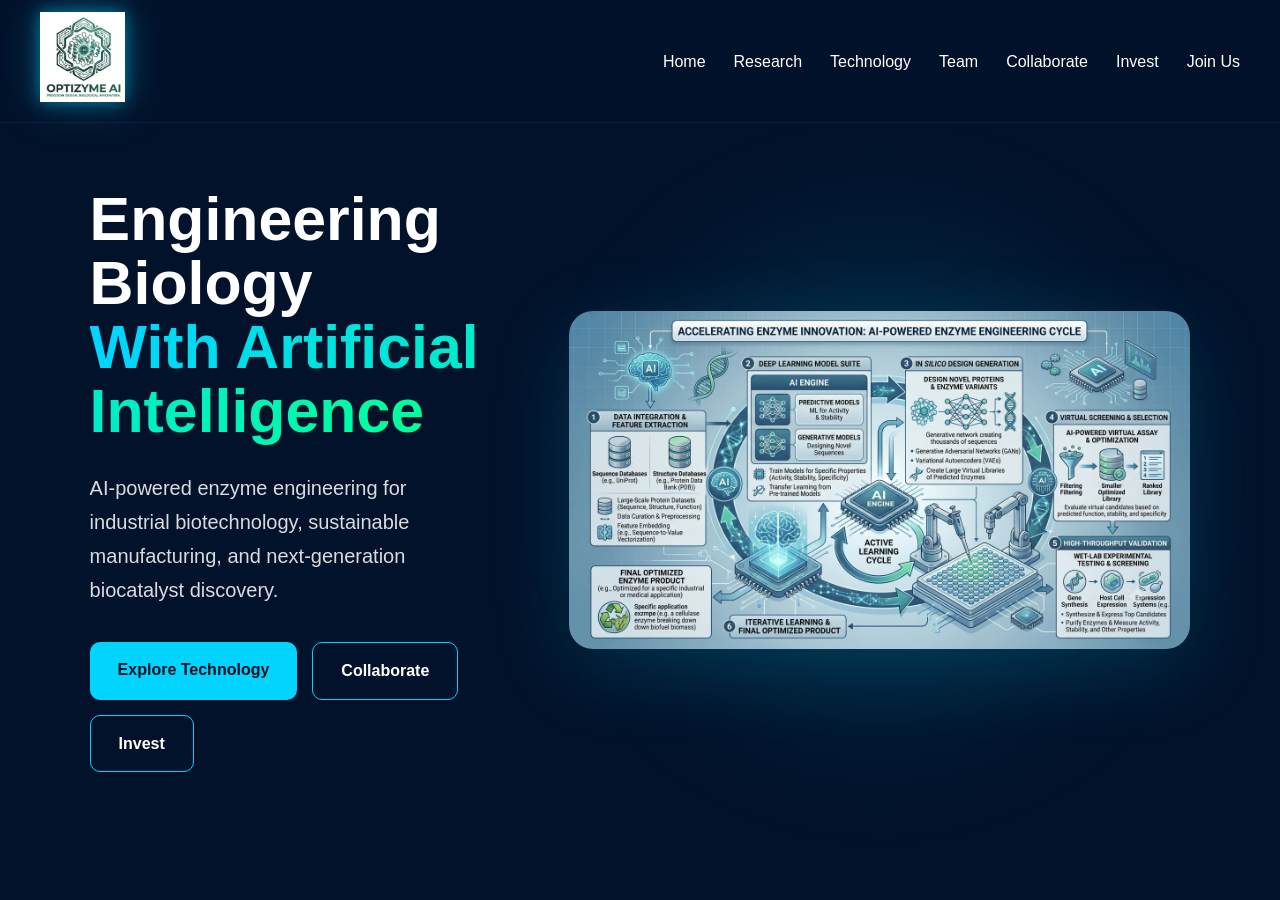
<file: index.html>
<!DOCTYPE html>
<html>
<head>
<meta charset="UTF-8">
<meta name="viewport" content="width=device-width, initial-scale=1.0">
<title>OptizymeAI</title>
<link rel="stylesheet" href="OptizymeAI_Premium.css">
</head>
<body>

<header>
<nav>
<div class="logo">
<img src="logo.webp" alt="OptizymeAI">
</div>

<ul>
<li><a href="index.html">Home</a></li>
<li><a href="research.html">Research</a></li>
<li><a href="technology.html">Technology</a></li>
<li><a href="team.html">Team</a></li>
<li><a href="collaborate.html">Collaborate</a></li>
<li><a href="invest.html">Invest</a></li>
<li><a href="join.html">Join Us</a></li>
</ul>
</nav>
</header>

<section class="hero">

<div class="hero-left">

<h1>
Engineering Biology<br>
<span class="gradient">With Artificial Intelligence</span>
</h1>

<p>
AI-powered enzyme engineering for industrial biotechnology,
sustainable manufacturing, and next-generation biocatalyst discovery.
</p>

<div class="hero-buttons">

<a class="btn" href="technology.html">
Explore Technology
</a>

<a class="btn-secondary" href="collaborate.html">
Collaborate
</a>

<a class="btn-secondary" href="invest.html">
Invest
</a>

</div>

</div>

<div class="hero-right">
<img src="Bg1.webp" alt="OptizymeAI">
</div>

</section>

<script>

const heroImages = [
'Bg1.webp',
'Bg2.webp',
'Bg3.webp',
'Bg4.webp'
];

let currentImage = 0;

const heroImage =
document.querySelector('.hero-right img');

setInterval(() => {

currentImage =
(currentImage + 1) % heroImages.length;

heroImage.style.opacity = 0;

setTimeout(() => {

heroImage.src =
heroImages[currentImage];

heroImage.style.opacity = 1;

}, 500);

}, 6000);

</script>

</body>
</html>
</file>
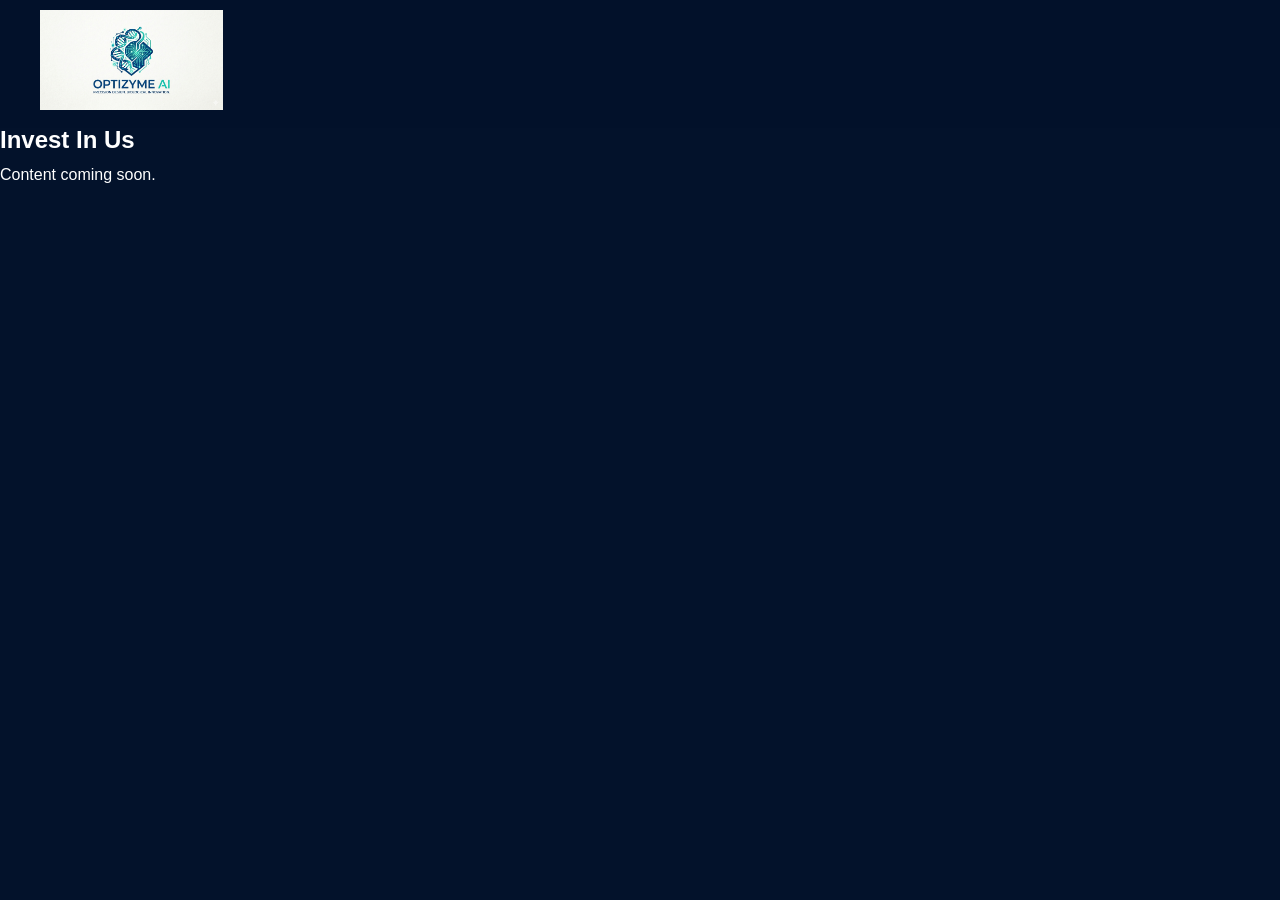
<file: invest.html>
<!DOCTYPE html><html><head><title>Invest In Us</title><link rel="stylesheet" href="style.css"></head><body>
<header><nav><div class="logo"><img src="logo.png"></div></nav></header>
<section class="section" style="padding-top:120px"><h1>Invest In Us</h1><p>Content coming soon.</p></section>
</body></html>
</file>
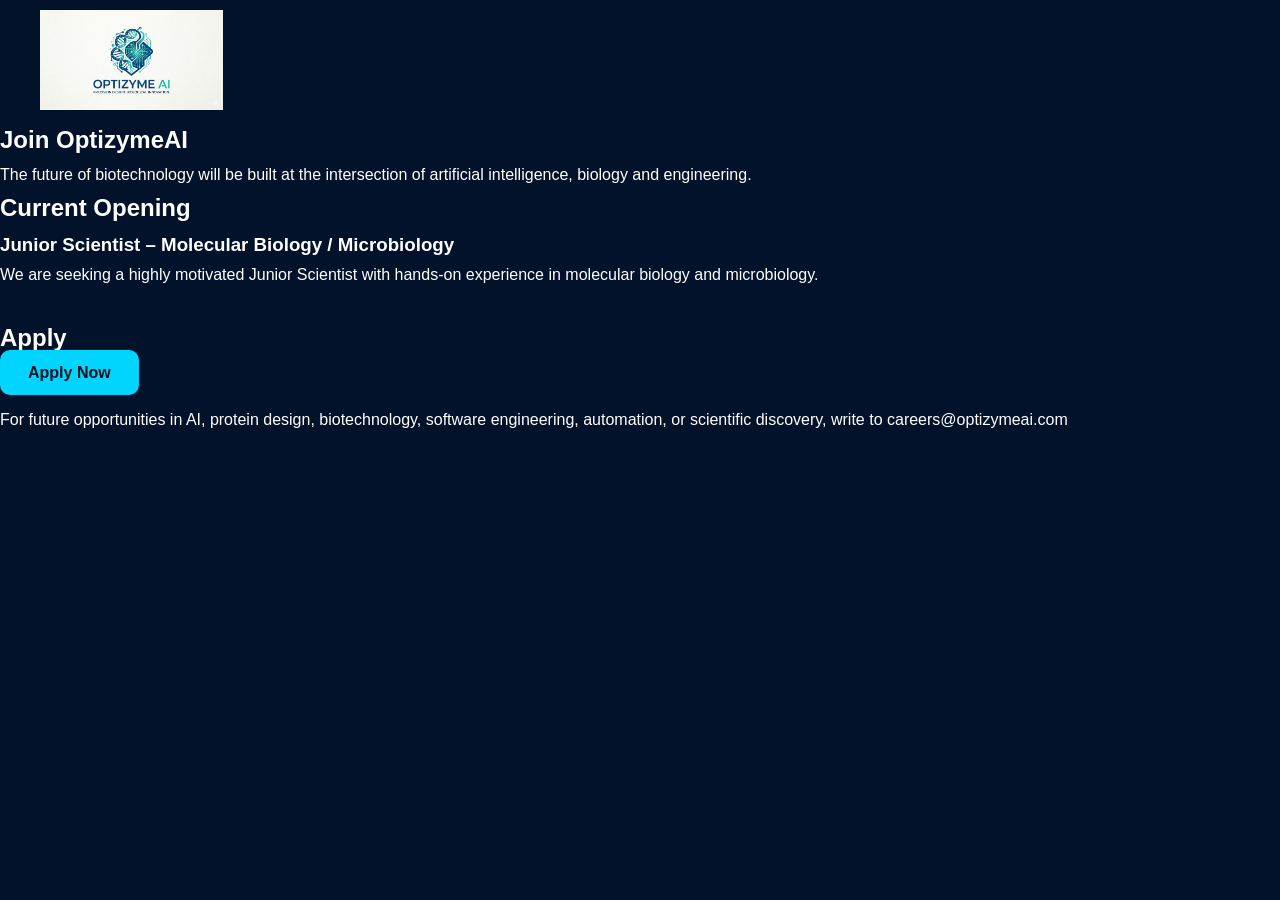
<file: join.html>
<!DOCTYPE html><html><head><title>Join Us</title>
<link rel="stylesheet" href="style.css"></head><body>
<header><nav><div class="logo"><img src="logo.png"></div></nav></header>
<section class="section" style="padding-top:120px">
<h1>Join OptizymeAI</h1>
<p>The future of biotechnology will be built at the intersection of artificial intelligence, biology and engineering.</p>
<h2>Current Opening</h2>
<div class="card">
<h3>Junior Scientist – Molecular Biology / Microbiology</h3>
<p>We are seeking a highly motivated Junior Scientist with hands-on experience in molecular biology and microbiology.</p>
</div>
<h2 style="margin-top:30px">Apply</h2>
<a class="btn" href="https://docs.google.com/forms/d/e/1FAIpQLScQQGUxwmfymFX3zTxoHHUaBHaNgswbbLDSJ2u_UGLGlxnYrg/viewform?usp=dialog" target="_blank">Apply Now</a>
<p style="margin-top:20px">For future opportunities in AI, protein design, biotechnology, software engineering, automation, or scientific discovery, write to careers@optizymeai.com</p>
</section></body></html>
</file>
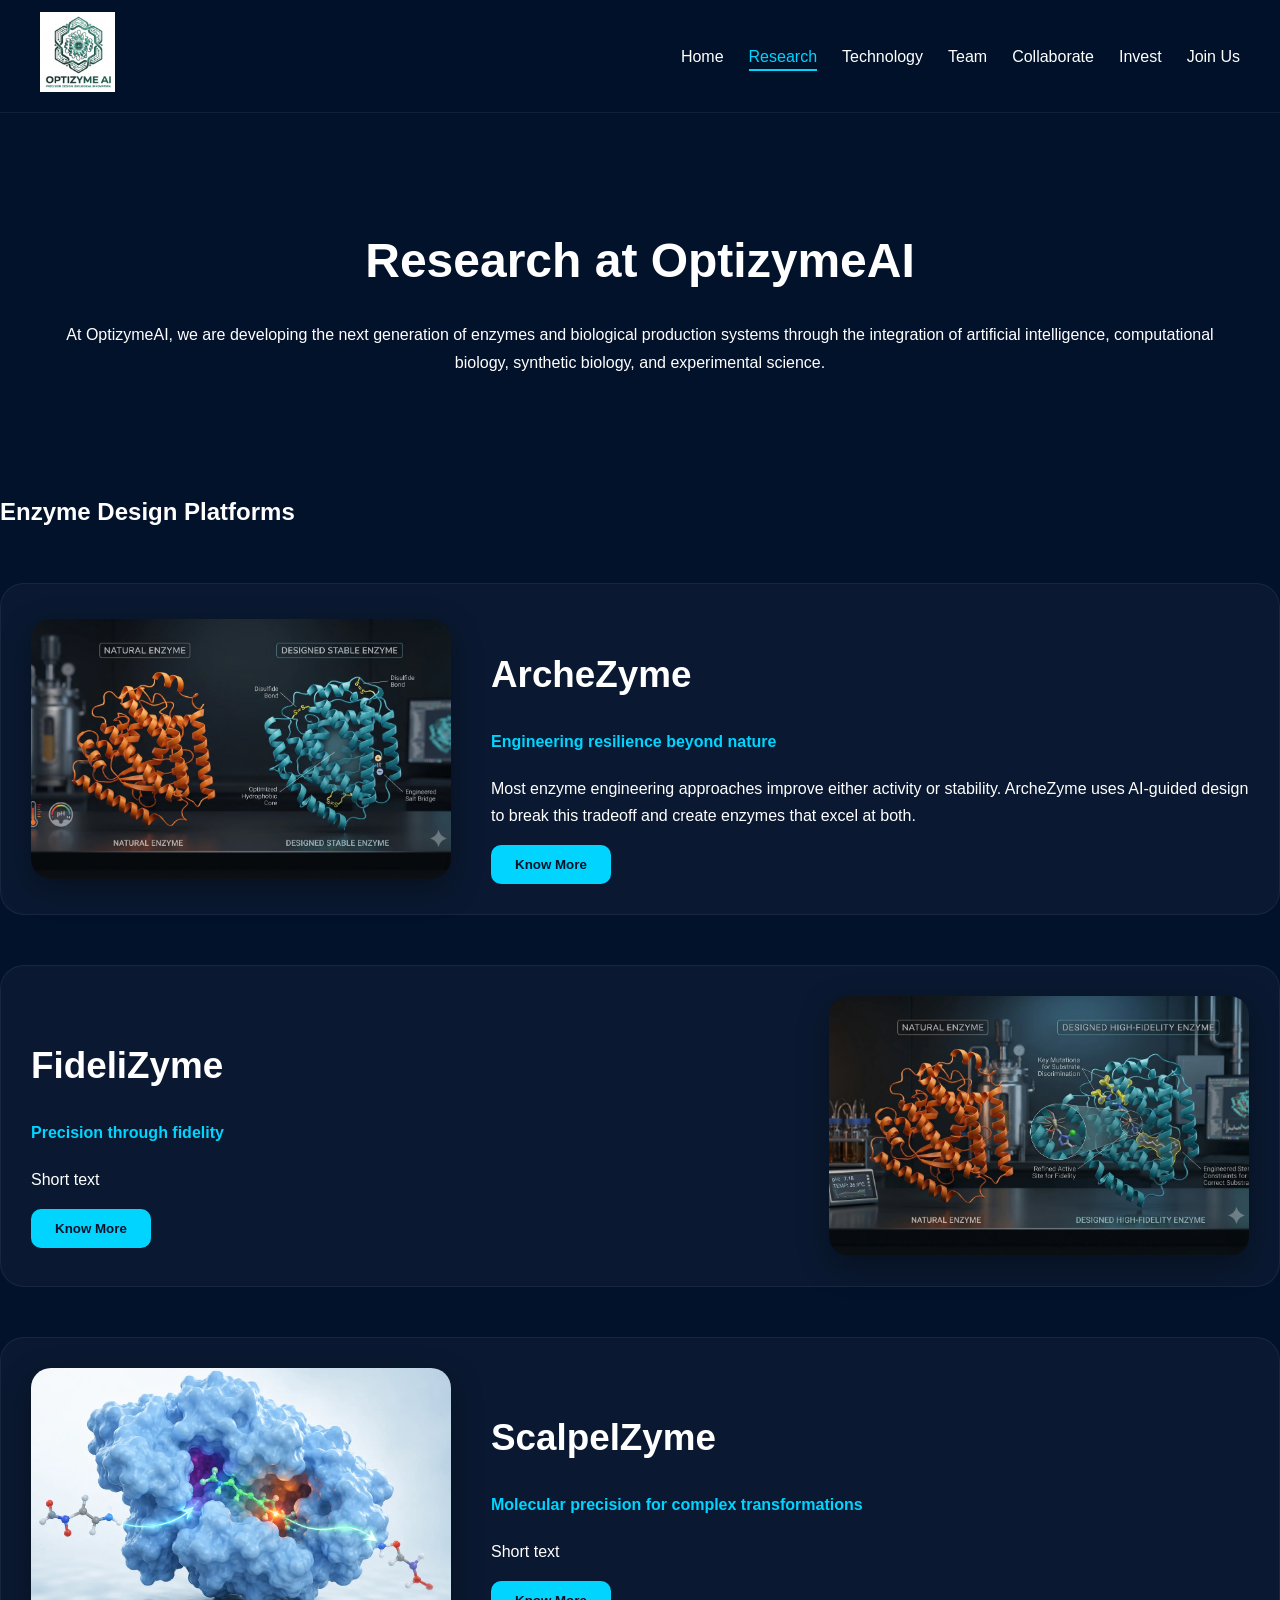
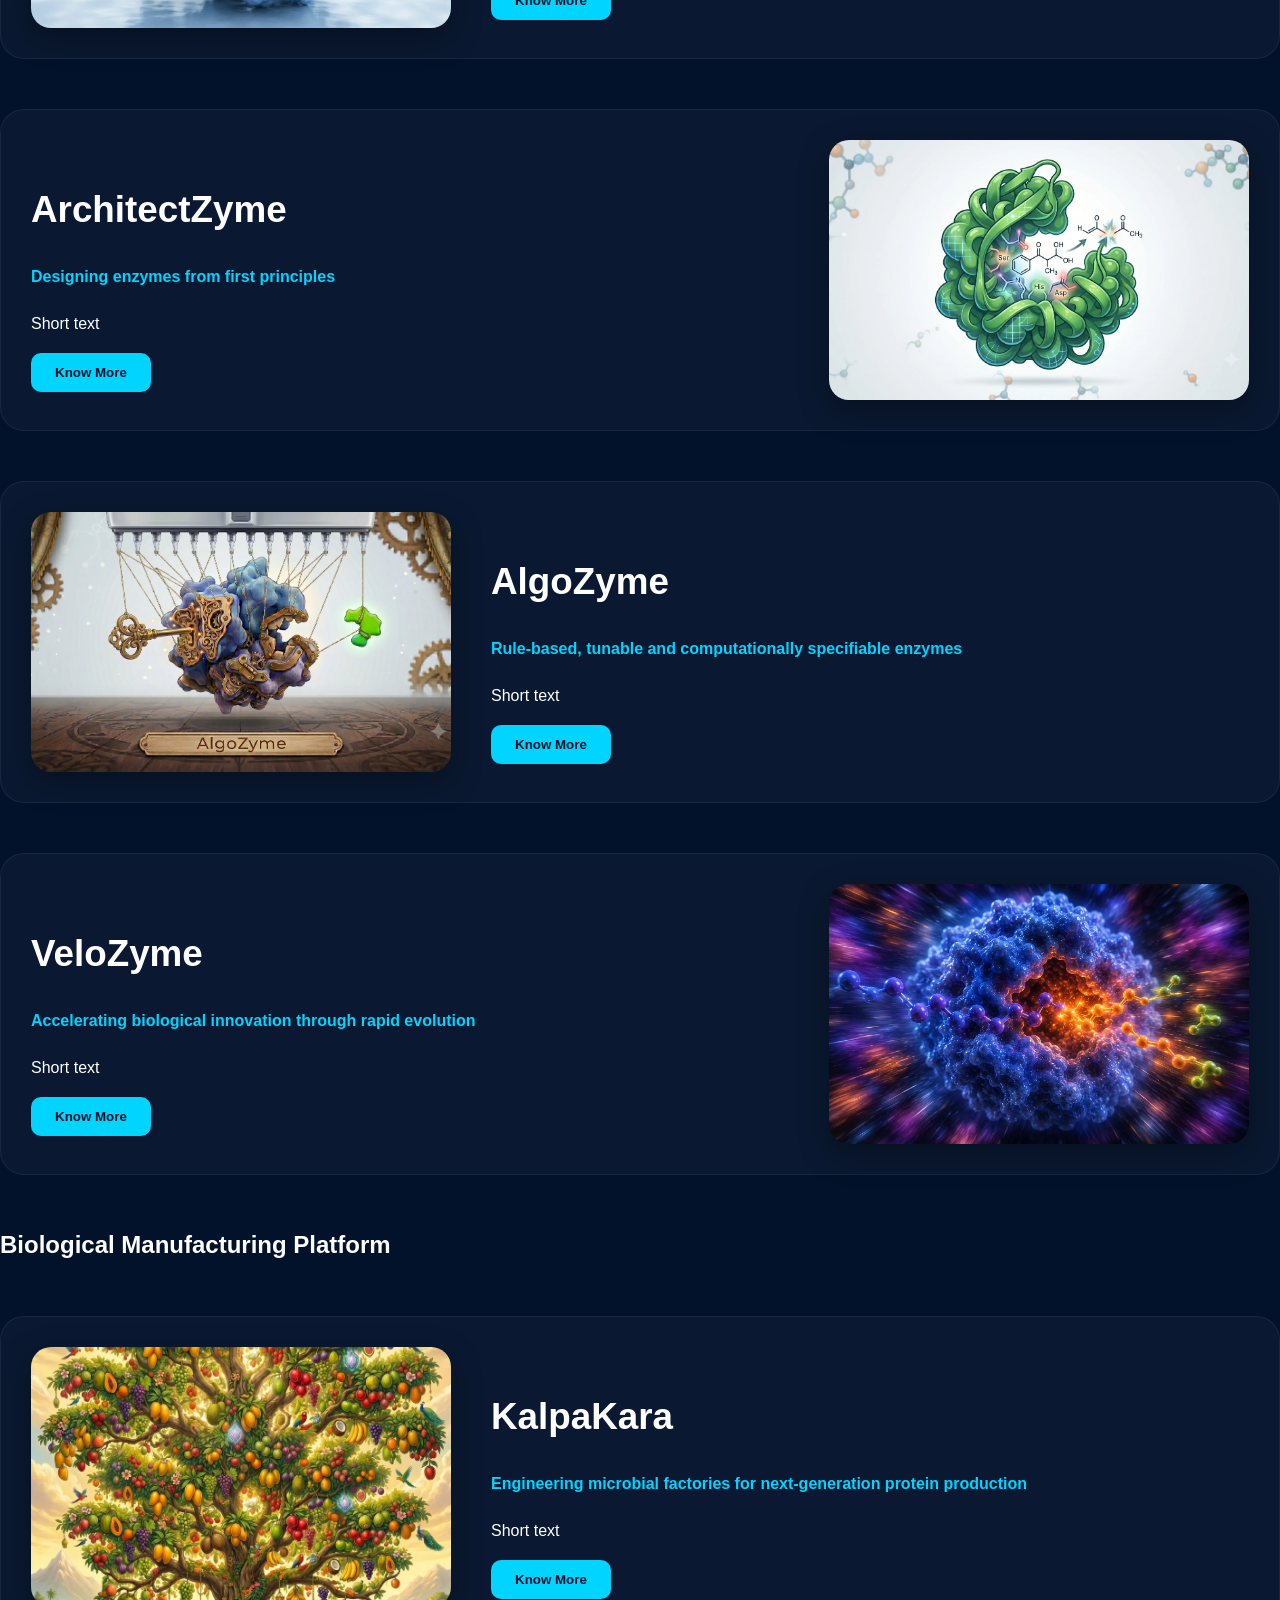
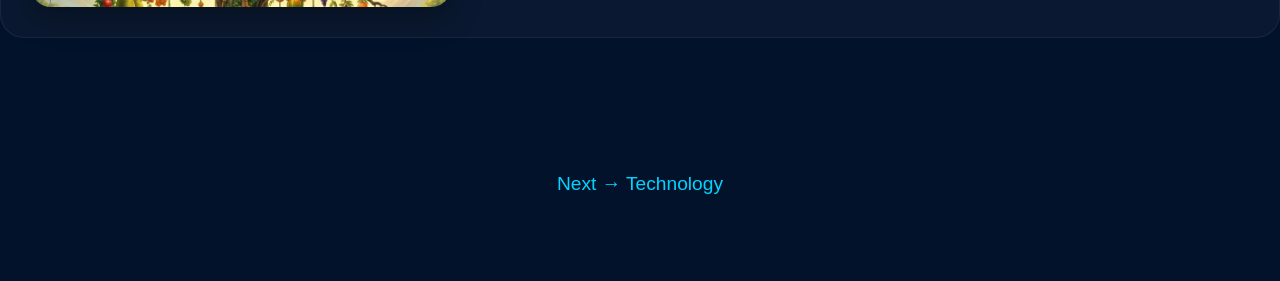
<file: research.html>
<!DOCTYPE html>
<html lang="en">
<head>
<meta charset="UTF-8">
<meta name="viewport" content="width=device-width, initial-scale=1.0">
<title>Research | OptizymeAI</title>
<link rel="stylesheet" href="research.css">
</head>
<body>

<header>
<nav>

<div class="logo">
<a href="index.html">
<img src="logo.webp" alt="OptizymeAI">
</a>
</div>

<ul>
<li><a href="index.html">Home</a></li>
<li><a href="research.html" class="active">Research</a></li>
<li><a href="technology.html">Technology</a></li>
<li><a href="team.html">Team</a></li>
<li><a href="collaborate.html">Collaborate</a></li>
<li><a href="invest.html">Invest</a></li>
<li><a href="join.html">Join Us</a></li>
</ul>

</nav>
</header>

<section class="research-hero section">

<h1>Research at OptizymeAI</h1>

<p>
At OptizymeAI, we are developing the next generation of enzymes and biological production systems through the integration of artificial intelligence, computational biology, synthetic biology, and experimental science.
</p>

</section>

<section class="section">

<h2>Enzyme Design Platforms</h2>

</section>

<section class="research-program">
<div class="research-image"><img src="ArcheZyme.webp"></div>
<div class="research-content">
<h2>ArcheZyme</h2>
<h4>Engineering resilience beyond nature</h4>
<p>
Most enzyme engineering approaches improve either activity or stability. ArcheZyme uses AI-guided design to break this tradeoff and create enzymes that excel at both.
</p>
<button class="know-more" onclick="toggleContent(this)">Know More</button>
<div class="expanded-content">
<p>
A long-standing challenge in enzyme engineering is the <strong>activity–stability tradeoff</strong>: mutations that increase an enzyme's stability often reduce its catalytic activity, while improvements in activity frequently come at the expense of stability. This perceived compromise has limited the performance of many industrial biocatalysts.
</p>
<p>
At <strong>ArcheZyme</strong>, we challenge this convention. Our AI-powered enzyme design platform integrates evolutionary intelligence, structural biology, and physics-based modeling to identify mutations that simultaneously enhance both enzyme stability and catalytic efficiency. Rather than relying on traditional trial-and-error approaches, our platform explores vast regions of protein sequence space to uncover designs that would be difficult or impossible to discover experimentally.
</p>
<p>
By understanding the intricate relationship between protein structure, dynamics, and function, we engineer enzymes that retain high activity under demanding industrial conditions such as elevated temperatures, extreme pH, organic solvents, and prolonged processing times. The result is a new generation of biocatalysts that are not only more robust but also more productive.
</p>
<p>
The activity–stability tradeoff is often considered an unavoidable law of enzyme engineering. We view it as a design challenge—and one that modern AI can solve.
</p>
<p>
Through ArcheZyme, enzyme optimization is no longer about choosing between activity and stability. It is about achieving both.
</p></div>
</div>
</section>

<section class="research-program reverse">
<div class="research-image"><img src="FideliZyme.webp"></div>
<div class="research-content">
<h2>FideliZyme</h2>
<h4>Precision through fidelity</h4>
<p>Short text</p>
<button class="know-more" onclick="toggleContent(this)">Know More</button>
<div class="expanded-content"><p>Long text</p></div>
</div>
</section>

<section class="research-program">
<div class="research-image"><img src="ScalpelZyme.webp"></div>
<div class="research-content">
<h2>ScalpelZyme</h2>
<h4>Molecular precision for complex transformations</h4>
<p>Short text</p>
<button class="know-more" onclick="toggleContent(this)">Know More</button>
<div class="expanded-content"><p>Long text</p></div>
</div>
</section>

<section class="research-program reverse">
<div class="research-image"><img src="ArchitectZyme.webp"></div>
<div class="research-content">
<h2>ArchitectZyme</h2>
<h4>Designing enzymes from first principles</h4>
<p>Short text</p>
<button class="know-more" onclick="toggleContent(this)">Know More</button>
<div class="expanded-content"><p>Long text</p></div>
</div>
</section>

<section class="research-program">
<div class="research-image"><img src="AlgoZyme.webp"></div>
<div class="research-content">
<h2>AlgoZyme</h2>
<h4>Rule-based, tunable and computationally specifiable enzymes</h4>
<p>Short text</p>
<button class="know-more" onclick="toggleContent(this)">Know More</button>
<div class="expanded-content"><p>Long text</p></div>
</div>
</section>

<section class="research-program reverse">
<div class="research-image"><img src="VeloZyme.webp"></div>
<div class="research-content">
<h2>VeloZyme</h2>
<h4>Accelerating biological innovation through rapid evolution</h4>
<p>Short text</p>
<button class="know-more" onclick="toggleContent(this)">Know More</button>
<div class="expanded-content"><p>Long text</p></div>
</div>
</section>

<section class="section">
<h2>Biological Manufacturing Platform</h2>
</section>

<section class="research-program">
<div class="research-image"><img src="KalpaKara.webp"></div>
<div class="research-content">
<h2>KalpaKara</h2>
<h4>Engineering microbial factories for next-generation protein production</h4>
<p>Short text</p>
<button class="know-more" onclick="toggleContent(this)">Know More</button>
<div class="expanded-content">
<p>
KalpaKara focuses on the development of next-generation microbial cell factories for recombinant protein production. By integrating systems biology, metabolic engineering, synthetic biology, and machine learning, we engineer robust production hosts optimized for yield, scalability, and manufacturability.
</p>
</div>
</div>
</section>

<div class="page-navigation">
<a href="technology.html">Next → Technology</a>
</div>

<script>
function toggleContent(button){
const content = button.nextElementSibling;

if(content.style.display === "block"){
content.style.display = "none";
button.innerText = "Know More";
}
else{
content.style.display = "block";
button.innerText = "Show Less";
}
}
</script>

</body>
</html>
</file>
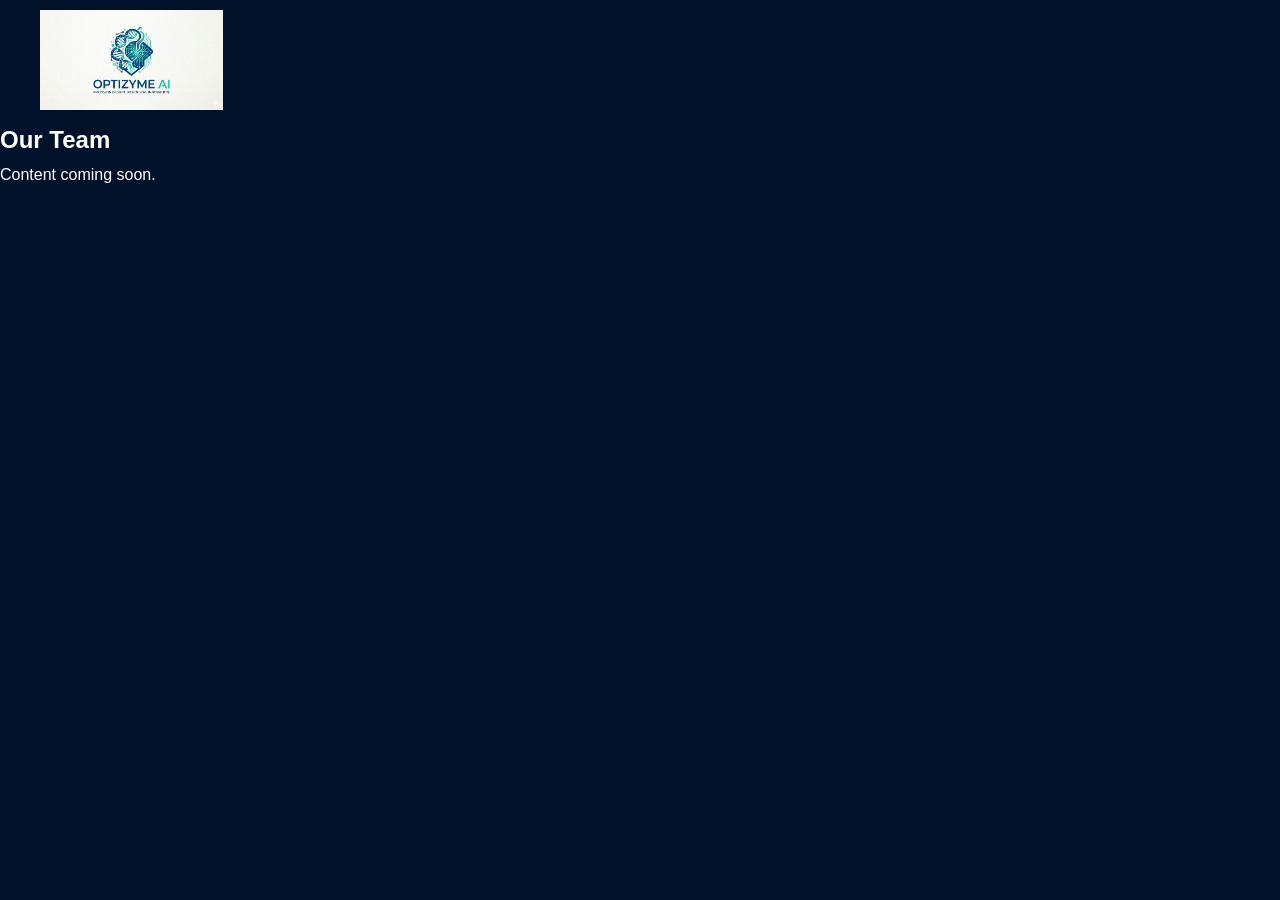
<file: team.html>
<!DOCTYPE html><html><head><title>Our Team</title><link rel="stylesheet" href="style.css"></head><body>
<header><nav><div class="logo"><img src="logo.png"></div></nav></header>
<section class="section" style="padding-top:120px"><h1>Our Team</h1><p>Content coming soon.</p></section>
</body></html>
</file>
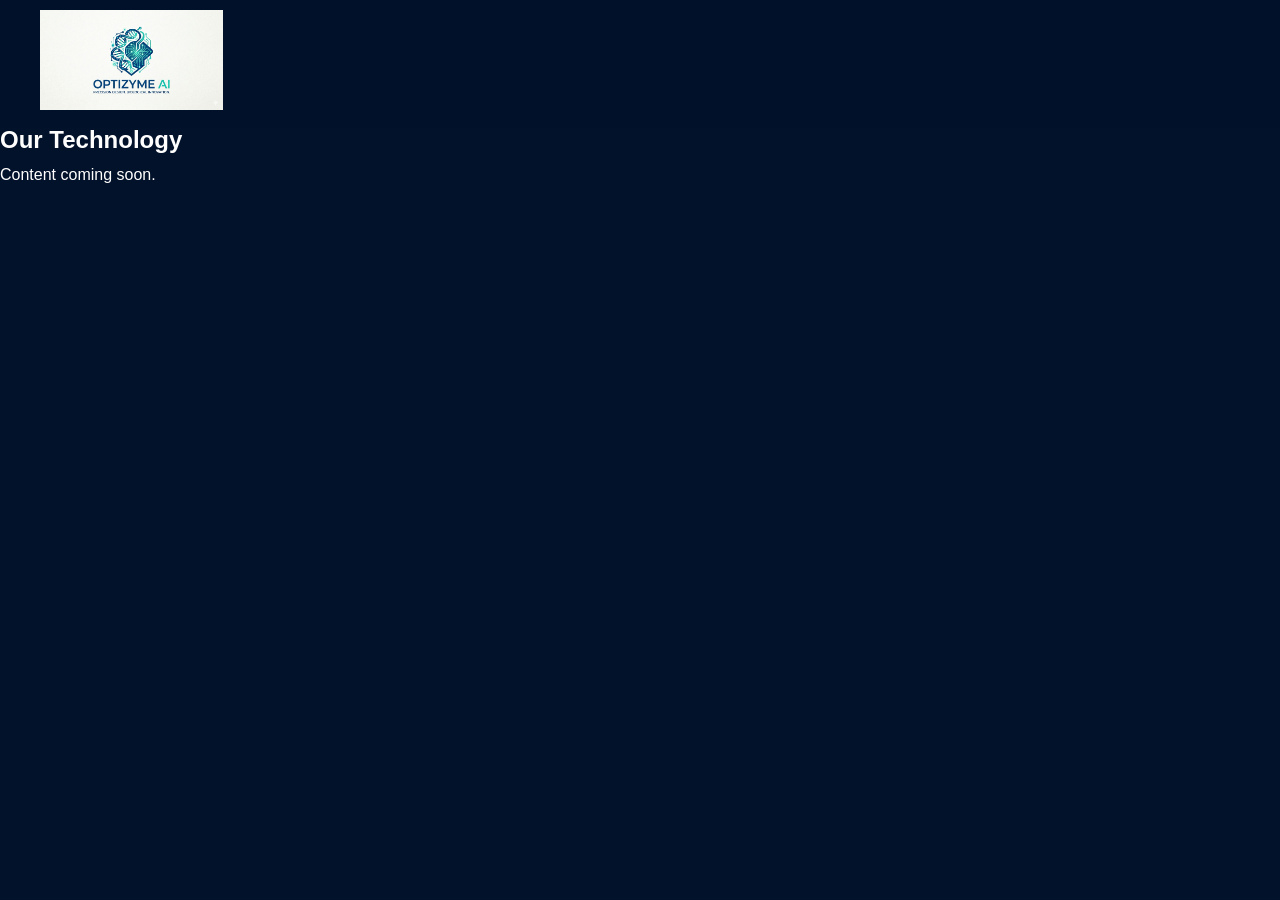
<file: technology.html>
<!DOCTYPE html><html><head><title>Our Technology</title><link rel="stylesheet" href="style.css"></head><body>
<header><nav><div class="logo"><img src="logo.png"></div></nav></header>
<section class="section" style="padding-top:120px"><h1>Our Technology</h1><p>Content coming soon.</p></section>
</body></html>
</file>
<file: OptizymeAI_Premium.css>
/* ===== OPTIZYMEAI PREMIUM CSS ===== */

*{
    margin:0;
    padding:0;
    box-sizing:border-box;
}

:root{
    --bg:#03122b;
    --primary:#00d4ff;
    --secondary:#00ff9c;
    --text:#ffffff;
}

body{
    font-family:Arial,sans-serif;
    background:var(--bg);
    color:var(--text);
    line-height:1.7;
    overflow-x:hidden;
}

/* ---------- HEADER ---------- */

header{
    position:fixed;
    top:0;
    width:100%;
    z-index:1000;

    background:rgba(3,18,43,.88);

    backdrop-filter:blur(14px);

    border-bottom:1px solid rgba(255,255,255,.05);
}

nav{

    max-width:1600px;

    margin:auto;

    display:flex;

    justify-content:space-between;

    align-items:center;

    padding:12px 40px;

    gap:40px;
}

.logo{

    flex-shrink:0;

}

.logo img{

    height:90px;

    width:auto;

    max-width:260px;

    object-fit:contain;

    filter:
        drop-shadow(0 0 8px rgba(0,212,255,.5))
        drop-shadow(0 0 20px rgba(0,212,255,.25));

    transition:all .4s ease;
}

.logo img:hover{

    transform:scale(1.04);

    filter:
        drop-shadow(0 0 15px rgba(0,212,255,.8))
        drop-shadow(0 0 30px rgba(0,255,156,.4));
}

nav ul{

    display:flex;

    align-items:center;

    justify-content:flex-end;

    gap:28px;

    list-style:none;

    flex-wrap:wrap;
}

nav a{

    color:white;

    text-decoration:none;

    font-weight:500;

    transition:.3s;
}

nav a:hover{

    color:var(--primary);
}

/* ---------- HERO ---------- */

.hero{

    min-height:100vh;

    max-width:1600px;

    margin:auto;

    display:flex;

    align-items:center;

    justify-content:space-between;

    gap:80px;

    padding:
        140px
        7%
        80px;
}

.hero-left{

    flex:0.9;
}

.hero-right{

    flex:1.4;

    display:flex;

    justify-content:center;

    align-items:center;

    position:relative;
}

.hero-right::before{

    content:'';

    position:absolute;

    width:600px;

    height:600px;

    background:
        radial-gradient(
            circle,
            rgba(0,212,255,.22),
            transparent 70%
        );

    filter:blur(60px);

    z-index:-1;
}

.hero-right img{

    width:100%;

    max-width:1200px;

    border-radius:24px;

    box-shadow:
        0 20px 80px rgba(0,212,255,.15);

    transition:
        opacity .8s ease,
        transform .8s ease;
}

.hero-right img:hover{

    transform:scale(1.02);
}

.hero h1{

    font-size:3.8rem;

    font-weight:800;

    line-height:1.05;

    margin-bottom:28px;
}

.hero p{

    font-size:1.25rem;

    color:rgba(255,255,255,.85);

    max-width:650px;

    margin-bottom:35px;
}

.gradient{

    background:
        linear-gradient(
            90deg,
            var(--primary),
            var(--secondary)
        );

    -webkit-background-clip:text;

    -webkit-text-fill-color:transparent;
}

.hero-buttons{

    display:flex;

    gap:15px;

    flex-wrap:wrap;
}

.btn,
.btn-secondary{

    padding:14px 28px;

    border-radius:10px;

    text-decoration:none;

    font-weight:700;

    transition:.3s;
}

.btn{

    background:var(--primary);

    color:#08111f;
}

.btn:hover{

    transform:translateY(-3px);
}

.btn-secondary{

    border:1px solid var(--primary);

    color:white;
}

.btn-secondary:hover{

    background:rgba(0,212,255,.12);
}

/* ---------- CONTENT ---------- */

.section{

    max-width:1400px;

    margin:auto;

    padding:90px 40px;
}

.cards{

    display:grid;

    grid-template-columns:
        repeat(auto-fit,minmax(280px,1fr));

    gap:25px;

    margin-top:30px;
}

.card{

    background:
        rgba(255,255,255,.04);

    border:
        1px solid rgba(255,255,255,.08);

    backdrop-filter:blur(10px);

    border-radius:18px;

    padding:28px;

    transition:.3s;
}

.card:hover{

    transform:translateY(-8px);

    border-color:var(--primary);
}

footer{

    text-align:center;

    padding:40px;

    border-top:
        1px solid rgba(255,255,255,.08);
}

/* ---------- RESPONSIVE ---------- */

@media(max-width:1200px){

    .logo img{
        height:75px;
    }

    nav ul{
        gap:18px;
        font-size:.95rem;
    }

    .hero{
        gap:50px;
    }

    .hero h1{
        font-size:3.2rem;
    }
}

@media(max-width:900px){

    .hero{

        flex-direction:column;

        text-align:center;

        padding-top:180px;
    }

    .hero-left,
    .hero-right{

        flex:1;
    }

    .hero-right img{

        max-width:700px;
    }

    .hero h1{

        font-size:2.8rem;
    }

    .hero-buttons{

        justify-content:center;
    }

    nav{

        flex-direction:column;

        gap:15px;
    }
}
</file>
<file: style.css>
*{margin:0;padding:0;box-sizing:border-box}

body{
font-family:Arial,sans-serif;
background:#03122b;
color:white;
line-height:1.7;
}

header{
position:fixed;
top:0;
width:100%;
z-index:1000;
padding-top:10px;
padding-bottom:10px;
background:rgba(3,18,43,.85);
backdrop-filter:blur(10px);
}

nav{
display:flex;
justify-content:space-between;
align-items:center;
padding:0 40px;
}

.logo img{
height:100px;
}

nav ul{
display:flex;
list-style:none;
gap:28px;
}

nav a{
color:white;
text-decoration:none;
transition:.3s;
}

nav a:hover{
color:#00d4ff;
}

.hero{
min-height:100vh;
display:flex;
align-items:center;
justify-content:space-between;
padding:140px 8%;
gap:60px;
}

.hero-left{
flex:.8;
}

.hero-right{
flex:1.4;
display:flex;
justify-content:center;
align-items:center;
position:relative;
}

.hero-right::before{
content:'';
position:absolute;
width:550px;
height:550px;
background:radial-gradient(circle,
rgba(0,212,255,.22),
transparent 70%);
filter:blur(50px);
z-index:-1;
}

.hero-right img{
width:115%;
max-width:1200px;
border-radius:20px;
box-shadow:0 20px 80px rgba(0,212,255,.15);
transition:
opacity .8s ease,
transform .8s ease;
}

.hero-right img:hover{
transform:scale(1.02);
}

.hero h1{
font-size:3.8rem;
font-weight:800;
line-height:1.05;
margin-bottom:30px;
}

.hero p{
font-size:1.25rem;
max-width:650px;
margin-bottom:30px;
color:rgba(255,255,255,.85);
}

.gradient{
background:linear-gradient(
90deg,
#00d4ff,
#00ff9c);
-webkit-background-clip:text;
-webkit-text-fill-color:transparent;
}

.hero-buttons{
display:flex;
gap:15px;
flex-wrap:wrap;
}

.btn,
.btn-secondary{
padding:14px 28px;
border-radius:10px;
text-decoration:none;
font-weight:bold;
transition:.3s;
}

.btn{
background:#00d4ff;
color:#08111f;
}

.btn:hover{
transform:translateY(-2px);
}

.btn-secondary{
border:1px solid #00d4ff;
color:white;
}

.btn-secondary:hover{
background:rgba(0,212,255,.12);
}

@media(max-width:1100px){

.hero{
flex-direction:column;
text-align:center;
}

.hero-right{
flex:1;
}

.hero-right img{
width:100%;
max-width:700px;
}

.hero h1{
font-size:3rem;
}

.hero-buttons{
justify-content:center;
}

.logo img{
height:70px;
}

}
</file>
<file: research.css>
body{
background:#03122b;color:white;font-family:Arial,sans-serif;margin:0;line-height:1.7;}
header{position:fixed;top:0;width:100%;background:rgba(3,18,43,.92);backdrop-filter:blur(12px);z-index:1000;border-bottom:1px solid rgba(255,255,255,.06);}
nav{display:flex;justify-content:space-between;align-items:center;padding:12px 40px;max-width:1600px;margin:auto;}
.logo img{height:80px;width:auto;}
nav ul{display:flex;list-style:none;gap:25px;flex-wrap:wrap;}
nav a{color:white;text-decoration:none;transition:.3s;}
nav a:hover{color:#00d4ff;}
.active{color:#00d4ff;border-bottom:2px solid #00d4ff;padding-bottom:4px;}
.research-hero{padding:180px 40px 80px;text-align:center;max-width:1200px;margin:auto;}
.research-hero h1{font-size:3rem;margin-bottom:20px;}
.research-program{max-width:1400px;margin:50px auto;display:flex;align-items:center;gap:40px;padding:30px;background:rgba(255,255,255,.03);border:1px solid rgba(255,255,255,.06);border-radius:24px;}
.reverse{flex-direction:row-reverse;}
.research-image{flex:0 0 420px;}
.research-image img{width:420px;height:260px;object-fit:cover;display:block;border-radius:20px;box-shadow:0 10px 30px rgba(0,0,0,.35);transition:transform .3s ease;}
.research-image img:hover{transform:scale(1.03);}
.research-content{flex:1;min-width:0;}
.research-content h2{font-size:2.3rem;margin-bottom:10px;}
.research-content h4{color:#00d4ff;margin-bottom:20px;font-weight:600;}
.know-more{padding:12px 24px;border:none;border-radius:10px;font-weight:bold;cursor:pointer;background:#00d4ff;color:#03122b;}
.expanded-content{display:none;margin-top:20px;}
.page-navigation{text-align:center;padding:80px;}
.page-navigation a{color:#00d4ff;font-size:1.2rem;text-decoration:none;}
@media(max-width:1000px){.research-program,.reverse{flex-direction:column;text-align:center;}.research-image{flex:none;}.research-image img{width:100%;max-width:500px;height:auto;}}
@media(max-width:900px){nav{flex-direction:column;gap:12px;}.logo img{height:65px;}nav ul{justify-content:center;}}
.collaborate-banner{
    width:100%;
    margin-top:105px;   /* Pushes the banner below the fixed header */
    padding:0;
    background:#fff;
}

.collaborate-banner img{
    display:block;
    width:100%;
    height:auto;
}
</file>
